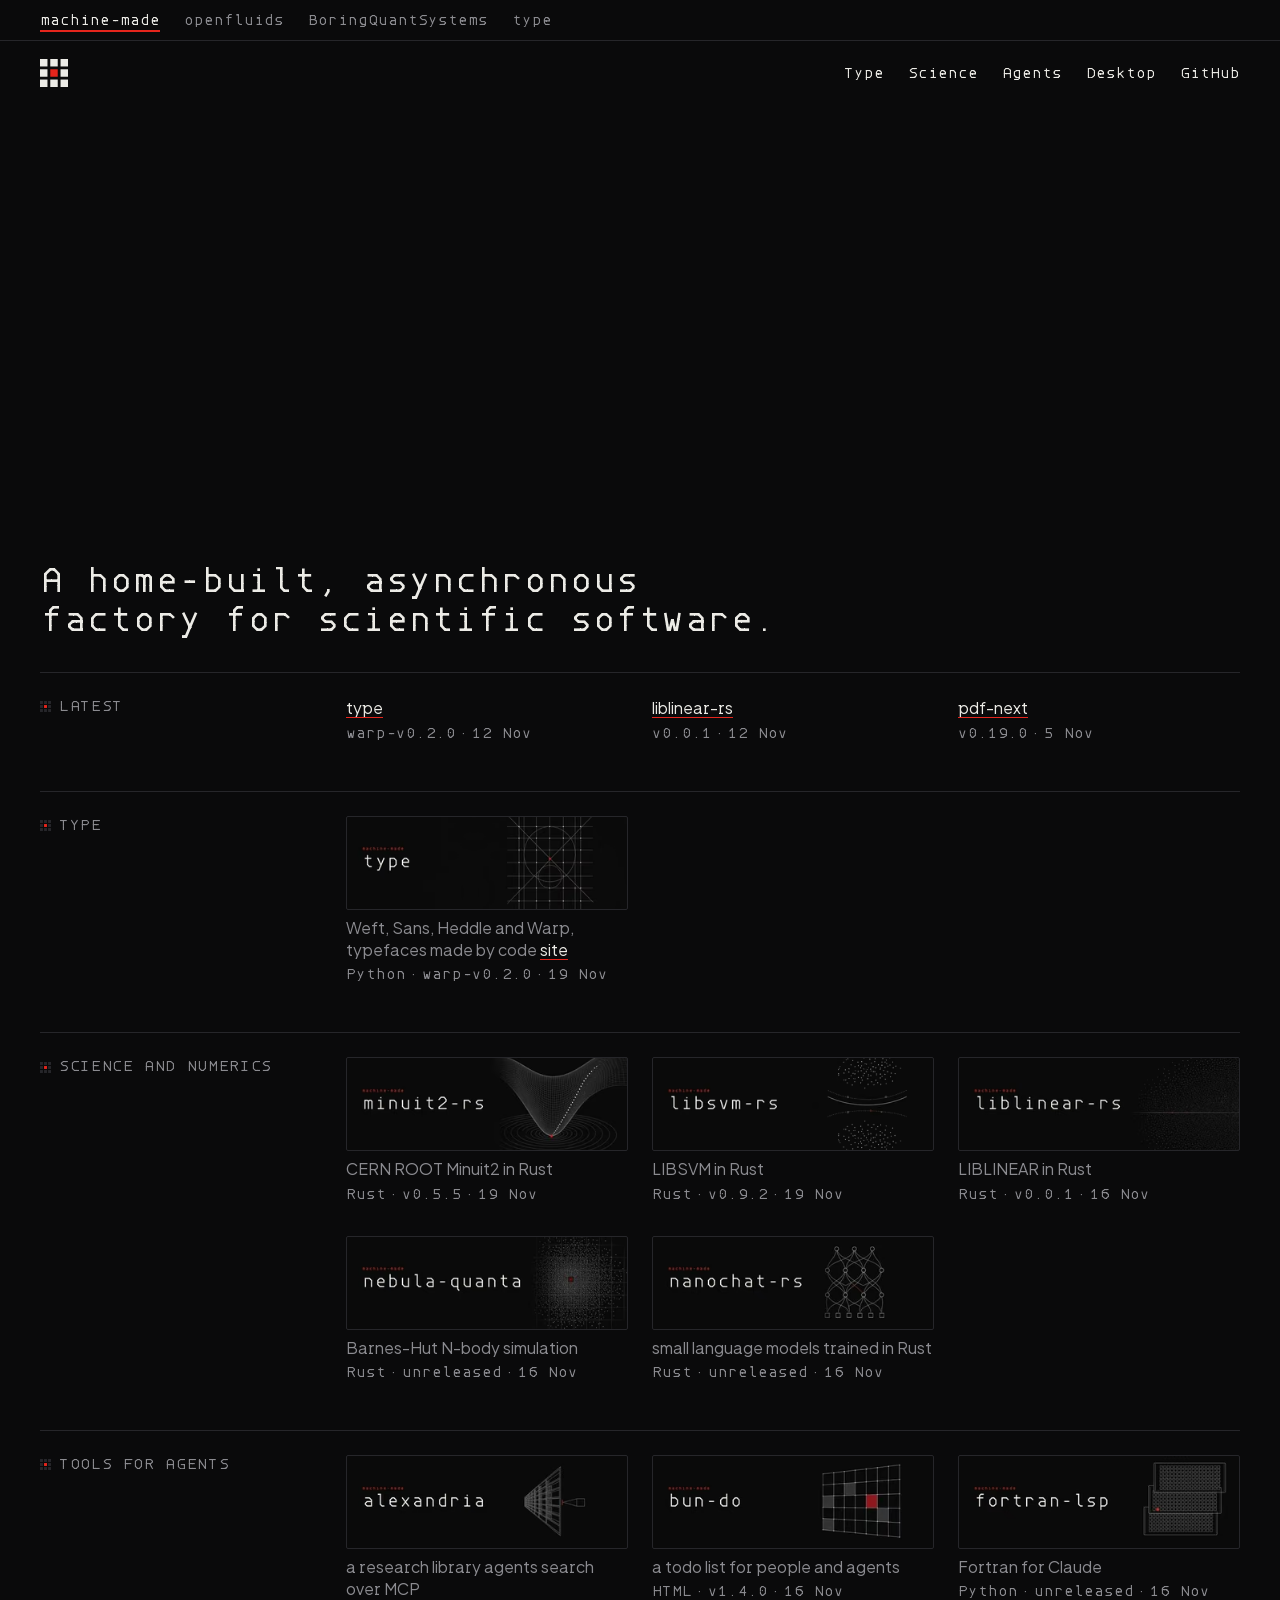
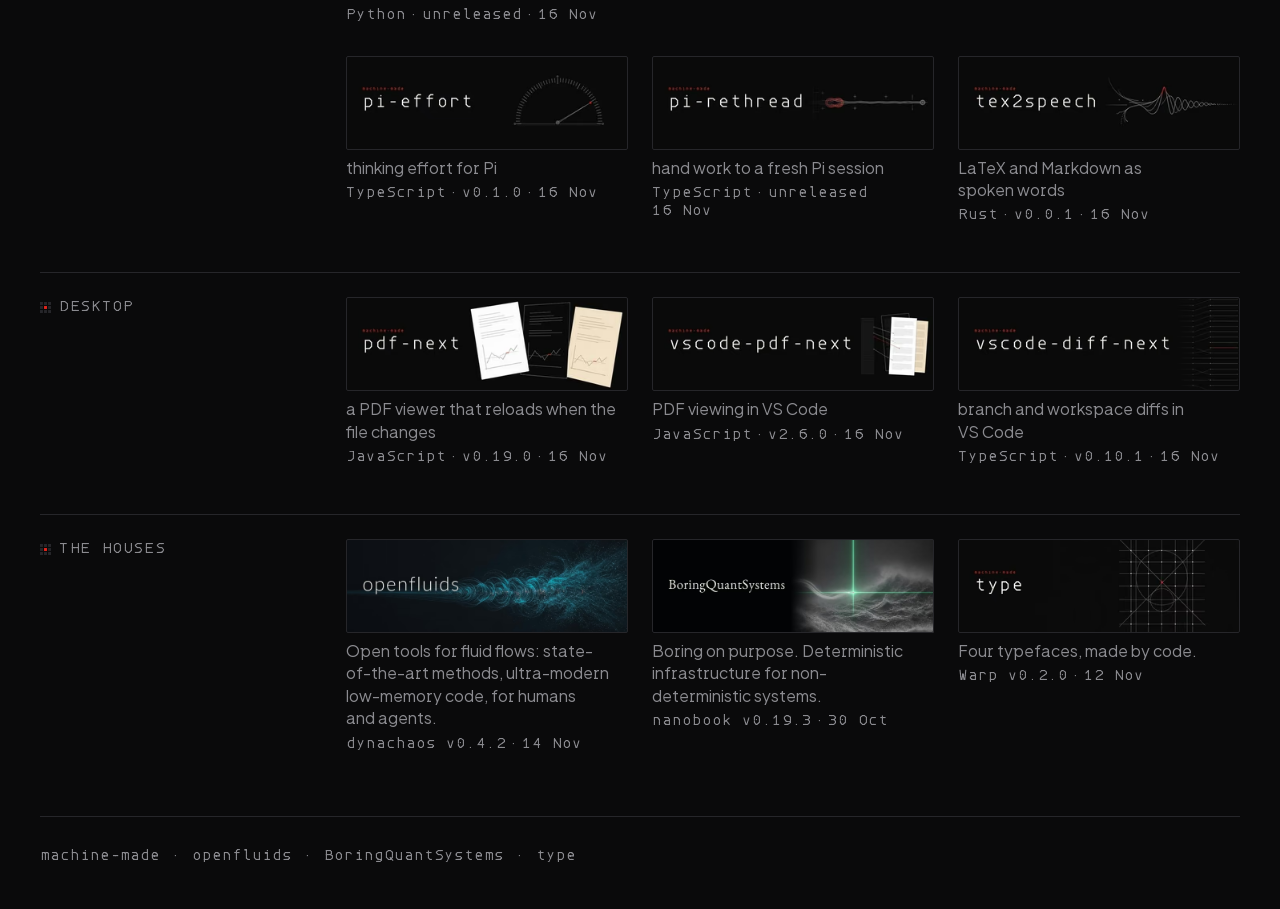
<file: docs/index.html>
<!doctype html>
<html lang="en"><head><meta charset="utf-8"><meta name="viewport" content="width=device-width, initial-scale=1, viewport-fit=cover"><title>machine-made</title><meta name="description" content="A home-built, asynchronous factory for scientific software."><meta name="color-scheme" content="dark"><meta name="theme-color" content="#0a0a0b"><link rel="icon" href="mark.svg" type="image/svg+xml"><link rel="apple-touch-icon" href="img/touch.png"><meta property="og:type" content="website"><meta property="og:title" content="machine-made"><meta property="og:description" content="A home-built, asynchronous factory for scientific software."><meta property="og:url" content="https://machine-made.github.io/"><meta property="og:image" content="https://machine-made.github.io/og.jpg"><meta property="og:image:width" content="1200"><meta property="og:image:height" content="630"><meta property="og:image:alt" content="machine-made"><meta name="twitter:card" content="summary_large_image"><link rel="preload" href="fonts/weft.woff2" as="font" type="font/woff2" crossorigin><link rel="preload" as="image" type="image/avif" fetchpriority="high" imagesizes="(min-width: 1264px) 1200px, calc(100vw - 32px)" imagesrcset="img/banner-machine-made-704.avif 704w, img/banner-machine-made-1408.avif 1408w"><style>@font-face{font-family:"mm Weft";src:url(fonts/weft.woff2) format("woff2");font-weight:100 900;font-style:normal;font-display:swap}@font-face{font-family:"mm Sans";src:url(fonts/sans.woff2) format("woff2");font-weight:200 800;font-style:normal;font-display:swap}
:root{--ground:#0a0a0b;--surface:#141416;--line:#26262a;--text:#ecebe6;--muted:#8b8b90;--accent:#e5251c}</style><style>:root {
  --step--1: 0.8rem;
  --step-0: 1rem;
  --step-1: 1.25rem;
  --step-2: 1.5625rem;
  --step-3: 1.953rem;
  --step-4: 2.441rem;
  --step-5: 3.052rem;
  --t-line: clamp(1.5625rem, 1.391rem + 0.702vw, 1.953rem);
  --t-display: clamp(1.953rem, 1.472rem + 1.975vw, 3.052rem);
  --sp-1: 4px; --sp-2: 8px; --sp-3: 12px; --sp-4: 16px; --sp-5: 24px; --sp-6: 32px; --sp-7: 48px; --sp-8: 64px; --sp-9: 96px;
  --side: var(--sp-4);
  --gutter: var(--sp-5);
  --max: 1200px;
  --bar1: 40px;
  --bar2: 64px;
  --b1h: 41px;
  --f-weft: "mm Weft", ui-monospace, monospace;
  --f-sans: "mm Sans", system-ui, sans-serif;
  --f-heddle: "mm Heddle", "mm Sans", system-ui, sans-serif;
  --f-warp: "mm Warp", serif;
  --ease: cubic-bezier(0.2, 0, 0, 1);
}
@media (min-width: 720px) { :root { --side: var(--sp-5); } }
@media (min-width: 1100px) { :root { --side: var(--sp-6); } }
*, *::before, *::after { box-sizing: border-box; }
html { color-scheme: dark; background: var(--ground); -webkit-text-size-adjust: 100%; text-size-adjust: 100%; -webkit-font-smoothing: antialiased; -moz-osx-font-smoothing: grayscale; scroll-padding-block-start: calc(var(--bar2) + var(--sp-4)); }
body { margin: 0; min-height: 100dvh; background: var(--ground); color: var(--text); font: 400 var(--step-0)/1.5 var(--f-sans); }
h1, h2, h3, p, ul, ol, figure { margin: 0; }
ul, ol { padding: 0; list-style: none; }
img { display: block; max-width: 100%; height: auto; }
a { color: inherit; text-decoration: none; }
:focus-visible { outline: 2px solid var(--accent); outline-offset: 3px; border-radius: 2px; }
.wrap { width: 100%; max-width: calc(var(--max) + 2 * var(--side)); margin-inline: auto; padding-left: max(var(--side), env(safe-area-inset-left)); padding-right: max(var(--side), env(safe-area-inset-right)); }
.vh { position: absolute; width: 1px; height: 1px; overflow: hidden; clip-path: inset(50%); white-space: nowrap; }
.skip { position: absolute; top: calc(-1 * var(--sp-8)); left: var(--sp-4); z-index: 10; padding: var(--sp-2) var(--sp-4); background: var(--text); color: var(--ground); font: 400 var(--step--1)/1 var(--f-weft); }
.skip:focus { top: var(--sp-2); }
.n { font-family: var(--f-weft); font-variant-numeric: tabular-nums; font-feature-settings: "ss01" 1; }
.b1 { border-bottom: 1px solid var(--line); }
.b1 ul { display: flex; align-items: center; gap: var(--sp-5); height: var(--bar1); font: 400 var(--step--1)/1 var(--f-weft); white-space: nowrap; overflow-x: auto; scrollbar-width: none; }
.b1 ul::-webkit-scrollbar { display: none; }
.b1 li { flex: none; height: 100%; }
.b1 a, .b1 span { display: inline-flex; align-items: center; height: 100%; color: var(--muted); }
@media (hover: hover) { .b1 a:hover { color: var(--text); } }
.b1 [aria-current] { color: var(--text); text-decoration: underline 2px var(--accent); text-underline-offset: 6px; }
.b2 { position: sticky; top: 0; z-index: 5; background: var(--ground); border-bottom: 1px solid transparent; }
@media (prefers-reduced-motion: no-preference) {
  @supports (animation-timeline: scroll()) {
    .b2 { animation: b2-line linear both; animation-timeline: scroll(root); animation-range: var(--b1h) calc(var(--b1h) + 1px); }
    @keyframes b2-line { to { border-bottom-color: var(--line); } }
  }
}
.b2 .wrap { display: flex; align-items: center; justify-content: space-between; gap: var(--sp-5); height: var(--bar2); }
.logo { display: inline-flex; align-items: center; gap: var(--sp-3); flex: none; color: var(--text); }
.logo img, .logo svg { width: 28px; height: 28px; border-radius: 4px; }
.logo svg { fill: currentColor; border-radius: 0; }
.logo .r { fill: var(--accent); }
.wm { font: 650 var(--step-2)/1 var(--f-heddle); letter-spacing: -0.01em; font-stretch: 100%; }
.secs { display: flex; align-items: center; gap: var(--sp-5); min-width: 0; font: 400 var(--step--1)/1 var(--f-weft); white-space: nowrap; overflow-x: auto; scrollbar-width: none; }
.secs::-webkit-scrollbar { display: none; }
.secs a { display: inline-flex; align-items: center; height: 44px; position: relative; flex: none; }
@media (hover: hover) { .secs a:hover { color: var(--muted); } }
.secs [aria-current]::after { content: ""; position: absolute; left: 0; right: 0; bottom: var(--sp-2); height: 2px; background: var(--accent); }
@media (max-width: 719px) {
  .b1 ul { flex-wrap: wrap; height: auto; column-gap: var(--sp-4); row-gap: 0; padding-block: var(--sp-1); overflow: visible; }
  .b1 li { height: 44px; }
  :root { --b1h: 97px; }
  .logo { min-height: 44px; }
  .secs { -webkit-mask-image: linear-gradient(90deg, #000 calc(100% - var(--sp-6)), transparent); mask-image: linear-gradient(90deg, #000 calc(100% - var(--sp-6)), transparent); padding-right: var(--sp-6); }
  .b2 .wrap { justify-content: flex-start; gap: var(--sp-4); }
  .secs { gap: var(--sp-4); }
}
.banner { margin-top: var(--sp-5); }
.banner img { width: 100%; aspect-ratio: 1408 / 469; object-fit: cover; -webkit-mask-image: linear-gradient(transparent, #000 10%, #000 90%, transparent); mask-image: linear-gradient(transparent, #000 10%, #000 90%, transparent); }
@media (max-width: 719px) { .banner img { aspect-ratio: 1240 / 469; } }
.line { margin-top: var(--sp-6); max-width: 28em; font-weight: 400; font-size: var(--t-line); line-height: 1.25; text-wrap: pretty; hyphens: none; }
@media (min-width: 720px) { .line { text-wrap: balance; } }
.line.weft { font-family: var(--f-weft); }
.line.heddle { font-family: var(--f-heddle); font-weight: 400; letter-spacing: -0.01em; }
.line.warp { font-family: var(--f-warp); letter-spacing: -0.01em; }
.nb { white-space: nowrap; }
.warp { font-variant-numeric: oldstyle-nums proportional-nums; }
.warp .sc { font-variant-caps: all-small-caps; letter-spacing: 0.04em; }
.fit1 { white-space: nowrap; }
@media (max-width: 519px) { .heddle.fit1, .wm { font-stretch: 80%; } }
.row { display: grid; grid-template-columns: repeat(12, minmax(0, 1fr)); column-gap: var(--gutter); margin-top: var(--sp-7); padding-top: var(--sp-5); border-top: 1px solid var(--line); }
.row.tight { margin-top: var(--sp-6); }
.row > * { grid-column: 4 / 13; min-width: 0; }
.row > .lbl { grid-column: 1 / 4; }
.lbl { display: flex; align-items: center; align-self: start; gap: var(--sp-2); min-height: 20px; font: 400 var(--step--1)/1.4 var(--f-weft); letter-spacing: 0.05em; text-transform: uppercase; color: var(--muted); }
.mk { flex: none; width: 11px; height: 11px; }
.mk .o { fill: var(--line); }
.mk .on { fill: var(--accent); }
@media (max-width: 859px) {
  .row > *, .row > .lbl { grid-column: 1 / -1; }
  .row > .lbl { margin-bottom: var(--sp-4); }
}
.grid { display: grid; grid-template-columns: repeat(3, minmax(0, 1fr)); gap: var(--sp-6) var(--gutter); }
.grid.g2 { grid-template-columns: repeat(2, minmax(0, 1fr)); }
@media (max-width: 999px) { .grid { grid-template-columns: repeat(2, minmax(0, 1fr)); } }
@media (min-width: 520px) { .grid.g3 { grid-template-columns: repeat(3, minmax(0, 1fr)); } }
@media (max-width: 519px) { .grid, .grid.g2 { grid-template-columns: minmax(0, 1fr); gap: var(--sp-5); } }
.plate { display: grid; align-content: start; min-width: 0; }
.pic { display: block; border-radius: 2px; }
.pic img, .tile { width: 100%; aspect-ratio: 3 / 1; object-fit: cover; border-radius: 2px; outline: 1px solid var(--line); outline-offset: -1px; }
.ds { margin-top: var(--sp-2); font: 400 var(--step-0)/1.4 var(--f-sans); color: var(--muted); text-wrap: pretty; }
.facts { margin-top: var(--sp-1); font: 400 var(--step--1)/1.4 var(--f-weft); color: var(--muted); font-variant-numeric: tabular-nums; font-feature-settings: "ss01" 1; font-variation-settings: "FRAG" 0; }
.facts { overflow: hidden; }
.facts > span { display: inline-flex; flex-wrap: wrap; margin-left: calc(-1 * var(--sp-4)); }
.facts > span > span { white-space: nowrap; }
.facts > span > span::before { content: "\00b7"; display: inline-block; width: var(--sp-4); text-align: center; }
a.u, .ds a { color: var(--text); text-decoration: underline 1px var(--accent); text-underline-offset: 0.2em; text-decoration-thickness: from-font; }
.ds a { display: inline-block; padding-block: var(--sp-3); margin-block: calc(-1 * var(--sp-3)); }
@media (hover: hover) {
  .plate:hover .pic img, .plate:hover .tile { filter: brightness(1.02); }
  .plate:hover .facts { font-variation-settings: "FRAG" 40; }
}
.plate:focus-within .facts { font-variation-settings: "FRAG" 40; }
@media (prefers-reduced-motion: no-preference) {
  .pic img, .tile { transition: filter 240ms var(--ease); }
  .facts { transition: font-variation-settings 240ms var(--ease); }
}
@media (prefers-reduced-motion: reduce) { .plate:focus-within .facts { font-variation-settings: "FRAG" 0; } }
@media (hover: hover) and (prefers-reduced-motion: reduce) { .plate:hover .facts { font-variation-settings: "FRAG" 0; } }
.latest { display: grid; grid-template-columns: repeat(3, minmax(0, 1fr)); gap: var(--sp-4) var(--gutter); }
.latest.n4 { grid-template-columns: repeat(4, minmax(0, 1fr)); }
.latest.n1 { grid-template-columns: minmax(0, 1fr); }
.latest.n2 { grid-template-columns: repeat(3, minmax(0, 1fr)); }
.latest.n1 li { grid-template-columns: auto auto; justify-content: start; align-items: baseline; gap: var(--sp-4); }
.latest li { display: grid; gap: var(--sp-1); min-width: 0; }
.latest a { justify-self: start; color: var(--text); text-decoration: underline 1px var(--accent); text-underline-offset: 0.2em; text-decoration-thickness: from-font; }
.latest .facts { margin-top: 0; }
@media (max-width: 859px) { .latest.n4 { grid-template-columns: repeat(2, minmax(0, 1fr)); } }
@media (max-width: 519px) {
  .latest, .latest.n1, .latest.n2, .latest.n4 { grid-template-columns: minmax(0, 1fr); gap: 0; border-top: 1px solid var(--line); }
  .latest li, .latest.n1 li { grid-template-columns: minmax(0, 1fr) auto; align-items: baseline; gap: var(--sp-4); padding-block: var(--sp-3); border-bottom: 1px solid var(--line); }
  .latest a { padding-block: var(--sp-3); margin-block: calc(-1 * var(--sp-3)); }
}
footer { margin-top: var(--sp-8); padding-bottom: max(var(--sp-6), env(safe-area-inset-bottom)); }
footer .fl { padding-top: var(--sp-4); border-top: 1px solid var(--line); overflow: hidden; }
footer ul { display: flex; flex-wrap: wrap; align-items: center; margin-left: calc(-1 * var(--sp-6)); font: 400 var(--step--1)/1 var(--f-weft); color: var(--muted); }
footer li { display: inline-flex; align-items: center; }
footer li::before { content: "\00b7"; width: var(--sp-6); text-align: center; }
footer a { display: inline-flex; align-items: center; min-height: 44px; }
@media (hover: hover) { footer a:hover { color: var(--text); } }
.tester { display: grid; gap: 0; }
.trow { display: grid; grid-template-columns: repeat(12, minmax(0, 1fr)); column-gap: var(--gutter); padding-block: var(--sp-4); border-bottom: 1px solid var(--line); }
.trow:first-child { padding-top: 0; }
.tmeta { grid-column: 1 / 4; display: grid; align-content: start; gap: var(--sp-2); font: 400 var(--step--1)/1.4 var(--f-weft); color: var(--muted); }
.tmeta b { font-weight: 400; color: var(--text); }
.tline { grid-column: 4 / 13; min-width: 0; font-size: var(--t-display); line-height: 1.1; overflow-wrap: break-word; outline-offset: var(--sp-1); caret-color: var(--text); }
.tline.weft { font-family: var(--f-weft); }
.tline.sans { font-family: var(--f-sans); letter-spacing: -0.01em; }
.tline.heddle { font-family: var(--f-heddle); letter-spacing: -0.01em; }
.tline.warp { font-family: var(--f-warp); }
.full .tline.weft { font-family: "mm Weft Full", var(--f-weft); }
.full .tline.sans { font-family: "mm Sans Full", var(--f-sans); }
.full .tline.heddle { font-family: "mm Heddle Full", var(--f-heddle); }
.full .tline.warp { font-family: "mm Warp Full", var(--f-warp); }
.tin { display: none; width: 100%; padding: var(--sp-3) var(--sp-4); border: 1px solid var(--line); border-radius: 2px; background: var(--surface); color: var(--text); font: 400 var(--step-0)/1.5 var(--f-sans); }
.tin::placeholder { color: var(--muted); }
.js .tin { display: block; }
.tester { grid-column: 1 / 13; margin-top: var(--sp-5); }
.ctl { display: none; grid-template-columns: minmax(0, 1fr) 3.5em; align-items: center; gap: var(--sp-2); }
.js .ctl { display: grid; }
.ctl span { grid-column: 1 / -1; }
.ctl input { width: 100%; margin: 0; accent-color: var(--text); }
.ctl output { text-align: end; color: var(--text); }
@media (max-width: 859px) {
  .tmeta, .tline { grid-column: 1 / -1; }
  .tmeta { grid-template-columns: repeat(auto-fill, minmax(140px, 1fr)); margin-bottom: var(--sp-3); }
  .tmeta b { grid-column: 1 / -1; }
}
.tile { display: grid; align-items: center; justify-items: start; padding-inline: var(--sp-5); background: var(--surface); color: var(--text); overflow: hidden; white-space: nowrap; font-size: var(--step-4); line-height: 1; }
.tile.weft { font-family: var(--f-weft); font-feature-settings: "ss01" 1; }
.tile.sans { font-family: var(--f-sans); font-weight: 500; letter-spacing: -0.02em; }
.tile.heddle { font-family: var(--f-heddle); font-weight: 700; }
.tile.warp { font-family: var(--f-warp); }
@media (max-width: 389px) { .tile { font-size: var(--step-3); } .heddle.fit1 { font-stretch: 70%; } }
.table { border-top: 1px solid var(--line); }
.table li { display: grid; grid-template-columns: 120px minmax(0, 1fr); gap: var(--sp-4); padding-block: var(--sp-3); border-bottom: 1px solid var(--line); }
.table .k { font: 400 var(--step--1)/1.9 var(--f-weft); color: var(--muted); }
.table p { max-width: 66ch; }
.more { margin-top: var(--sp-5); }
@media (max-width: 519px) { .table li { grid-template-columns: minmax(0, 1fr); gap: 0; } }
.nf { min-height: 50dvh; }
.nf p + p { margin-top: var(--sp-4); }
</style></head>
<body><a class="skip" href="#main">Skip to content</a><nav class="b1" aria-label="Sites"><ul class="wrap"><li><span aria-current="page">machine-made</span></li><li><a href="https://openfluids.github.io/">openfluids</a></li><li><a href="https://boringquantsystems.github.io/">BoringQuantSystems</a></li><li><a href="https://machine-made.github.io/type/">type</a></li></ul></nav><header class="b2"><div class="wrap"><a class="logo" href="./" aria-label="machine-made home"><svg viewBox="0 0 30 30" aria-hidden="true" focusable="false"><rect x="0" y="0" width="8" height="8"/><rect x="11" y="0" width="8" height="8"/><rect x="22" y="0" width="8" height="8"/><rect x="0" y="11" width="8" height="8"/><rect class="r" x="11" y="11" width="8" height="8"/><rect x="22" y="11" width="8" height="8"/><rect x="0" y="22" width="8" height="8"/><rect x="11" y="22" width="8" height="8"/><rect x="22" y="22" width="8" height="8"/></svg></a><nav class="secs" aria-label="Sections"><a href="#g-type">Type</a><a href="#g-science-and-numerics">Science</a><a href="#g-tools-for-agents">Agents</a><a href="#g-desktop">Desktop</a><a href="https://github.com/machine-made">GitHub</a></nav></div></header><main id="main" class="wrap"><h1 class="banner"><picture><source type="image/avif" srcset="img/banner-machine-made-704.avif 704w, img/banner-machine-made-1408.avif 1408w" sizes="(min-width: 1264px) 1200px, calc(100vw - 32px)"><img src="img/banner-machine-made-1408.jpg" srcset="img/banner-machine-made-704.jpg 704w, img/banner-machine-made-1408.jpg 1408w" sizes="(min-width: 1264px) 1200px, calc(100vw - 32px)" width="1408" height="469" alt="machine-made" decoding="async" fetchpriority="high"></picture></h1><p class="line weft">A <span class="nb">home-built</span>, asynchronous factory for scientific software.</p><section class="row tight" aria-labelledby="g-latest"><h2 class="lbl" id="g-latest"><svg class="mk" viewBox="0 0 30 30" aria-hidden="true" focusable="false"><rect class="o" x="0" y="0" width="8" height="8"/><rect class="o" x="11" y="0" width="8" height="8"/><rect class="o" x="22" y="0" width="8" height="8"/><rect class="o" x="0" y="11" width="8" height="8"/><rect class="on" x="11" y="11" width="8" height="8"/><rect class="o" x="22" y="11" width="8" height="8"/><rect class="o" x="0" y="22" width="8" height="8"/><rect class="o" x="11" y="22" width="8" height="8"/><rect class="o" x="22" y="22" width="8" height="8"/></svg><span>Latest</span></h2><ol class="latest n3"><li><a href="https://github.com/machine-made/type/releases/tag/warp-v0.2.0">type</a><p class="facts"><span><span>warp-v0.2.0</span><span><time datetime="2026-11-12">12 Nov</time></span></span></p></li><li><a href="https://github.com/machine-made/liblinear-rs/releases/tag/v0.0.1">liblinear-rs</a><p class="facts"><span><span>v0.0.1</span><span><time datetime="2026-11-12">12 Nov</time></span></span></p></li><li><a href="https://github.com/machine-made/pdf-next/releases/tag/v0.19.0">pdf-next</a><p class="facts"><span><span>v0.19.0</span><span><time datetime="2026-11-05">5 Nov</time></span></span></p></li></ol></section><section class="row" aria-labelledby="g-type"><h2 class="lbl" id="g-type"><svg class="mk" viewBox="0 0 30 30" aria-hidden="true" focusable="false"><rect class="o" x="0" y="0" width="8" height="8"/><rect class="o" x="11" y="0" width="8" height="8"/><rect class="o" x="22" y="0" width="8" height="8"/><rect class="o" x="0" y="11" width="8" height="8"/><rect class="on" x="11" y="11" width="8" height="8"/><rect class="o" x="22" y="11" width="8" height="8"/><rect class="o" x="0" y="22" width="8" height="8"/><rect class="o" x="11" y="22" width="8" height="8"/><rect class="o" x="22" y="22" width="8" height="8"/></svg><span>Type</span></h2><ul class="grid"><li class="plate"><a class="pic" href="https://github.com/machine-made/type" aria-label="type"><picture><source type="image/avif" srcset="img/type-352.avif 352w, img/type-704.avif 704w" sizes="(min-width: 1264px) 282px, (min-width: 1000px) 22vw, (min-width: 520px) 46vw, calc(100vw - 32px)"><img src="img/type-704.jpg" srcset="img/type-352.jpg 352w, img/type-704.jpg 704w" sizes="(min-width: 1264px) 282px, (min-width: 1000px) 22vw, (min-width: 520px) 46vw, calc(100vw - 32px)" width="704" height="235" alt="" loading="lazy" decoding="async"></picture></a><p class="ds">Weft, Sans, Heddle and Warp, typefaces made by code <a href="https://machine-made.github.io/type/" aria-label="type site">site</a></p><p class="facts"><span><span>Python</span><span>warp-v0.2.0</span><span><time datetime="2026-11-19">19 Nov</time></span></span></p></li></ul></section><section class="row" aria-labelledby="g-science-and-numerics"><h2 class="lbl" id="g-science-and-numerics"><svg class="mk" viewBox="0 0 30 30" aria-hidden="true" focusable="false"><rect class="o" x="0" y="0" width="8" height="8"/><rect class="o" x="11" y="0" width="8" height="8"/><rect class="o" x="22" y="0" width="8" height="8"/><rect class="o" x="0" y="11" width="8" height="8"/><rect class="on" x="11" y="11" width="8" height="8"/><rect class="o" x="22" y="11" width="8" height="8"/><rect class="o" x="0" y="22" width="8" height="8"/><rect class="o" x="11" y="22" width="8" height="8"/><rect class="o" x="22" y="22" width="8" height="8"/></svg><span>Science and numerics</span></h2><ul class="grid"><li class="plate"><a class="pic" href="https://github.com/machine-made/minuit2-rs" aria-label="minuit2-rs"><picture><source type="image/avif" srcset="img/minuit2-rs-352.avif 352w, img/minuit2-rs-704.avif 704w" sizes="(min-width: 1264px) 282px, (min-width: 1000px) 22vw, (min-width: 520px) 46vw, calc(100vw - 32px)"><img src="img/minuit2-rs-704.jpg" srcset="img/minuit2-rs-352.jpg 352w, img/minuit2-rs-704.jpg 704w" sizes="(min-width: 1264px) 282px, (min-width: 1000px) 22vw, (min-width: 520px) 46vw, calc(100vw - 32px)" width="704" height="235" alt="" loading="lazy" decoding="async"></picture></a><p class="ds">CERN ROOT Minuit2 in Rust</p><p class="facts"><span><span>Rust</span><span>v0.5.5</span><span><time datetime="2026-11-19">19 Nov</time></span></span></p></li><li class="plate"><a class="pic" href="https://github.com/machine-made/libsvm-rs" aria-label="libsvm-rs"><picture><source type="image/avif" srcset="img/libsvm-rs-352.avif 352w, img/libsvm-rs-704.avif 704w" sizes="(min-width: 1264px) 282px, (min-width: 1000px) 22vw, (min-width: 520px) 46vw, calc(100vw - 32px)"><img src="img/libsvm-rs-704.jpg" srcset="img/libsvm-rs-352.jpg 352w, img/libsvm-rs-704.jpg 704w" sizes="(min-width: 1264px) 282px, (min-width: 1000px) 22vw, (min-width: 520px) 46vw, calc(100vw - 32px)" width="704" height="235" alt="" loading="lazy" decoding="async"></picture></a><p class="ds">LIBSVM in Rust</p><p class="facts"><span><span>Rust</span><span>v0.9.2</span><span><time datetime="2026-11-19">19 Nov</time></span></span></p></li><li class="plate"><a class="pic" href="https://github.com/machine-made/liblinear-rs" aria-label="liblinear-rs"><picture><source type="image/avif" srcset="img/liblinear-rs-352.avif 352w, img/liblinear-rs-704.avif 704w" sizes="(min-width: 1264px) 282px, (min-width: 1000px) 22vw, (min-width: 520px) 46vw, calc(100vw - 32px)"><img src="img/liblinear-rs-704.jpg" srcset="img/liblinear-rs-352.jpg 352w, img/liblinear-rs-704.jpg 704w" sizes="(min-width: 1264px) 282px, (min-width: 1000px) 22vw, (min-width: 520px) 46vw, calc(100vw - 32px)" width="704" height="235" alt="" loading="lazy" decoding="async"></picture></a><p class="ds">LIBLINEAR in Rust</p><p class="facts"><span><span>Rust</span><span>v0.0.1</span><span><time datetime="2026-11-16">16 Nov</time></span></span></p></li><li class="plate"><a class="pic" href="https://github.com/machine-made/nebula-quanta" aria-label="nebula-quanta"><picture><source type="image/avif" srcset="img/nebula-quanta-352.avif 352w, img/nebula-quanta-704.avif 704w" sizes="(min-width: 1264px) 282px, (min-width: 1000px) 22vw, (min-width: 520px) 46vw, calc(100vw - 32px)"><img src="img/nebula-quanta-704.jpg" srcset="img/nebula-quanta-352.jpg 352w, img/nebula-quanta-704.jpg 704w" sizes="(min-width: 1264px) 282px, (min-width: 1000px) 22vw, (min-width: 520px) 46vw, calc(100vw - 32px)" width="704" height="235" alt="" loading="lazy" decoding="async"></picture></a><p class="ds">Barnes-Hut N-body simulation</p><p class="facts"><span><span>Rust</span><span>unreleased</span><span><time datetime="2026-11-16">16 Nov</time></span></span></p></li><li class="plate"><a class="pic" href="https://github.com/machine-made/nanochat-rs" aria-label="nanochat-rs"><picture><source type="image/avif" srcset="img/nanochat-rs-352.avif 352w, img/nanochat-rs-704.avif 704w" sizes="(min-width: 1264px) 282px, (min-width: 1000px) 22vw, (min-width: 520px) 46vw, calc(100vw - 32px)"><img src="img/nanochat-rs-704.jpg" srcset="img/nanochat-rs-352.jpg 352w, img/nanochat-rs-704.jpg 704w" sizes="(min-width: 1264px) 282px, (min-width: 1000px) 22vw, (min-width: 520px) 46vw, calc(100vw - 32px)" width="704" height="235" alt="" loading="lazy" decoding="async"></picture></a><p class="ds">small language models trained in Rust</p><p class="facts"><span><span>Rust</span><span>unreleased</span><span><time datetime="2026-11-16">16 Nov</time></span></span></p></li></ul></section><section class="row" aria-labelledby="g-tools-for-agents"><h2 class="lbl" id="g-tools-for-agents"><svg class="mk" viewBox="0 0 30 30" aria-hidden="true" focusable="false"><rect class="o" x="0" y="0" width="8" height="8"/><rect class="o" x="11" y="0" width="8" height="8"/><rect class="o" x="22" y="0" width="8" height="8"/><rect class="o" x="0" y="11" width="8" height="8"/><rect class="on" x="11" y="11" width="8" height="8"/><rect class="o" x="22" y="11" width="8" height="8"/><rect class="o" x="0" y="22" width="8" height="8"/><rect class="o" x="11" y="22" width="8" height="8"/><rect class="o" x="22" y="22" width="8" height="8"/></svg><span>Tools for agents</span></h2><ul class="grid"><li class="plate"><a class="pic" href="https://github.com/machine-made/alexandria" aria-label="alexandria"><picture><source type="image/avif" srcset="img/alexandria-352.avif 352w, img/alexandria-704.avif 704w" sizes="(min-width: 1264px) 282px, (min-width: 1000px) 22vw, (min-width: 520px) 46vw, calc(100vw - 32px)"><img src="img/alexandria-704.jpg" srcset="img/alexandria-352.jpg 352w, img/alexandria-704.jpg 704w" sizes="(min-width: 1264px) 282px, (min-width: 1000px) 22vw, (min-width: 520px) 46vw, calc(100vw - 32px)" width="704" height="235" alt="" loading="lazy" decoding="async"></picture></a><p class="ds">a research library agents search over MCP</p><p class="facts"><span><span>Python</span><span>unreleased</span><span><time datetime="2026-11-16">16 Nov</time></span></span></p></li><li class="plate"><a class="pic" href="https://github.com/machine-made/bun-do" aria-label="bun-do"><picture><source type="image/avif" srcset="img/bun-do-352.avif 352w, img/bun-do-704.avif 704w" sizes="(min-width: 1264px) 282px, (min-width: 1000px) 22vw, (min-width: 520px) 46vw, calc(100vw - 32px)"><img src="img/bun-do-704.jpg" srcset="img/bun-do-352.jpg 352w, img/bun-do-704.jpg 704w" sizes="(min-width: 1264px) 282px, (min-width: 1000px) 22vw, (min-width: 520px) 46vw, calc(100vw - 32px)" width="704" height="235" alt="" loading="lazy" decoding="async"></picture></a><p class="ds">a todo list for people and agents</p><p class="facts"><span><span>HTML</span><span>v1.4.0</span><span><time datetime="2026-11-16">16 Nov</time></span></span></p></li><li class="plate"><a class="pic" href="https://github.com/machine-made/fortran-lsp" aria-label="fortran-lsp"><picture><source type="image/avif" srcset="img/fortran-lsp-352.avif 352w, img/fortran-lsp-704.avif 704w" sizes="(min-width: 1264px) 282px, (min-width: 1000px) 22vw, (min-width: 520px) 46vw, calc(100vw - 32px)"><img src="img/fortran-lsp-704.jpg" srcset="img/fortran-lsp-352.jpg 352w, img/fortran-lsp-704.jpg 704w" sizes="(min-width: 1264px) 282px, (min-width: 1000px) 22vw, (min-width: 520px) 46vw, calc(100vw - 32px)" width="704" height="235" alt="" loading="lazy" decoding="async"></picture></a><p class="ds">Fortran for Claude</p><p class="facts"><span><span>Python</span><span>unreleased</span><span><time datetime="2026-11-16">16 Nov</time></span></span></p></li><li class="plate"><a class="pic" href="https://github.com/machine-made/pi-effort" aria-label="pi-effort"><picture><source type="image/avif" srcset="img/pi-effort-352.avif 352w, img/pi-effort-704.avif 704w" sizes="(min-width: 1264px) 282px, (min-width: 1000px) 22vw, (min-width: 520px) 46vw, calc(100vw - 32px)"><img src="img/pi-effort-704.jpg" srcset="img/pi-effort-352.jpg 352w, img/pi-effort-704.jpg 704w" sizes="(min-width: 1264px) 282px, (min-width: 1000px) 22vw, (min-width: 520px) 46vw, calc(100vw - 32px)" width="704" height="235" alt="" loading="lazy" decoding="async"></picture></a><p class="ds">thinking effort for Pi</p><p class="facts"><span><span>TypeScript</span><span>v0.1.0</span><span><time datetime="2026-11-16">16 Nov</time></span></span></p></li><li class="plate"><a class="pic" href="https://github.com/machine-made/pi-rethread" aria-label="pi-rethread"><picture><source type="image/avif" srcset="img/pi-rethread-352.avif 352w, img/pi-rethread-704.avif 704w" sizes="(min-width: 1264px) 282px, (min-width: 1000px) 22vw, (min-width: 520px) 46vw, calc(100vw - 32px)"><img src="img/pi-rethread-704.jpg" srcset="img/pi-rethread-352.jpg 352w, img/pi-rethread-704.jpg 704w" sizes="(min-width: 1264px) 282px, (min-width: 1000px) 22vw, (min-width: 520px) 46vw, calc(100vw - 32px)" width="704" height="235" alt="" loading="lazy" decoding="async"></picture></a><p class="ds">hand work to a fresh Pi session</p><p class="facts"><span><span>TypeScript</span><span>unreleased</span><span><time datetime="2026-11-16">16 Nov</time></span></span></p></li><li class="plate"><a class="pic" href="https://github.com/machine-made/tex2speech" aria-label="tex2speech"><picture><source type="image/avif" srcset="img/tex2speech-352.avif 352w, img/tex2speech-704.avif 704w" sizes="(min-width: 1264px) 282px, (min-width: 1000px) 22vw, (min-width: 520px) 46vw, calc(100vw - 32px)"><img src="img/tex2speech-704.jpg" srcset="img/tex2speech-352.jpg 352w, img/tex2speech-704.jpg 704w" sizes="(min-width: 1264px) 282px, (min-width: 1000px) 22vw, (min-width: 520px) 46vw, calc(100vw - 32px)" width="704" height="235" alt="" loading="lazy" decoding="async"></picture></a><p class="ds">LaTeX and Markdown as spoken words</p><p class="facts"><span><span>Rust</span><span>v0.0.1</span><span><time datetime="2026-11-16">16 Nov</time></span></span></p></li></ul></section><section class="row" aria-labelledby="g-desktop"><h2 class="lbl" id="g-desktop"><svg class="mk" viewBox="0 0 30 30" aria-hidden="true" focusable="false"><rect class="o" x="0" y="0" width="8" height="8"/><rect class="o" x="11" y="0" width="8" height="8"/><rect class="o" x="22" y="0" width="8" height="8"/><rect class="o" x="0" y="11" width="8" height="8"/><rect class="on" x="11" y="11" width="8" height="8"/><rect class="o" x="22" y="11" width="8" height="8"/><rect class="o" x="0" y="22" width="8" height="8"/><rect class="o" x="11" y="22" width="8" height="8"/><rect class="o" x="22" y="22" width="8" height="8"/></svg><span>Desktop</span></h2><ul class="grid"><li class="plate"><a class="pic" href="https://github.com/machine-made/pdf-next" aria-label="pdf-next"><picture><source type="image/avif" srcset="img/pdf-next-352.avif 352w, img/pdf-next-704.avif 704w" sizes="(min-width: 1264px) 282px, (min-width: 1000px) 22vw, (min-width: 520px) 46vw, calc(100vw - 32px)"><img src="img/pdf-next-704.jpg" srcset="img/pdf-next-352.jpg 352w, img/pdf-next-704.jpg 704w" sizes="(min-width: 1264px) 282px, (min-width: 1000px) 22vw, (min-width: 520px) 46vw, calc(100vw - 32px)" width="704" height="235" alt="" loading="lazy" decoding="async"></picture></a><p class="ds">a PDF viewer that reloads when the file changes</p><p class="facts"><span><span>JavaScript</span><span>v0.19.0</span><span><time datetime="2026-11-16">16 Nov</time></span></span></p></li><li class="plate"><a class="pic" href="https://github.com/machine-made/vscode-pdf-next" aria-label="vscode-pdf-next"><picture><source type="image/avif" srcset="img/vscode-pdf-next-352.avif 352w, img/vscode-pdf-next-704.avif 704w" sizes="(min-width: 1264px) 282px, (min-width: 1000px) 22vw, (min-width: 520px) 46vw, calc(100vw - 32px)"><img src="img/vscode-pdf-next-704.jpg" srcset="img/vscode-pdf-next-352.jpg 352w, img/vscode-pdf-next-704.jpg 704w" sizes="(min-width: 1264px) 282px, (min-width: 1000px) 22vw, (min-width: 520px) 46vw, calc(100vw - 32px)" width="704" height="235" alt="" loading="lazy" decoding="async"></picture></a><p class="ds">PDF viewing in VS Code</p><p class="facts"><span><span>JavaScript</span><span>v2.6.0</span><span><time datetime="2026-11-16">16 Nov</time></span></span></p></li><li class="plate"><a class="pic" href="https://github.com/machine-made/vscode-diff-next" aria-label="vscode-diff-next"><picture><source type="image/avif" srcset="img/vscode-diff-next-352.avif 352w, img/vscode-diff-next-704.avif 704w" sizes="(min-width: 1264px) 282px, (min-width: 1000px) 22vw, (min-width: 520px) 46vw, calc(100vw - 32px)"><img src="img/vscode-diff-next-704.jpg" srcset="img/vscode-diff-next-352.jpg 352w, img/vscode-diff-next-704.jpg 704w" sizes="(min-width: 1264px) 282px, (min-width: 1000px) 22vw, (min-width: 520px) 46vw, calc(100vw - 32px)" width="704" height="235" alt="" loading="lazy" decoding="async"></picture></a><p class="ds">branch and workspace diffs in VS Code</p><p class="facts"><span><span>TypeScript</span><span>v0.10.1</span><span><time datetime="2026-11-16">16 Nov</time></span></span></p></li></ul></section><section class="row" aria-labelledby="g-houses"><h2 class="lbl" id="g-houses"><svg class="mk" viewBox="0 0 30 30" aria-hidden="true" focusable="false"><rect class="o" x="0" y="0" width="8" height="8"/><rect class="o" x="11" y="0" width="8" height="8"/><rect class="o" x="22" y="0" width="8" height="8"/><rect class="o" x="0" y="11" width="8" height="8"/><rect class="on" x="11" y="11" width="8" height="8"/><rect class="o" x="22" y="11" width="8" height="8"/><rect class="o" x="0" y="22" width="8" height="8"/><rect class="o" x="11" y="22" width="8" height="8"/><rect class="o" x="22" y="22" width="8" height="8"/></svg><span>The houses</span></h2><ul class="grid g3"><li class="plate"><a class="pic" href="https://openfluids.github.io/" aria-label="openfluids"><picture><source type="image/avif" srcset="img/banner-openfluids-704.avif 704w, img/banner-openfluids-1408.avif 1408w" sizes="(min-width: 1264px) 282px, (min-width: 1000px) 22vw, (min-width: 520px) 46vw, calc(100vw - 32px)"><img src="img/banner-openfluids-1408.jpg" srcset="img/banner-openfluids-704.jpg 704w, img/banner-openfluids-1408.jpg 1408w" sizes="(min-width: 1264px) 282px, (min-width: 1000px) 22vw, (min-width: 520px) 46vw, calc(100vw - 32px)" width="1408" height="469" alt="" loading="lazy" decoding="async"></picture></a><p class="ds">Open tools for fluid flows: state-of-the-art methods, ultra-modern low-memory code, for humans and agents.</p><p class="facts"><span><span>dynachaos v0.4.2</span><span><time datetime="2026-11-14">14 Nov</time></span></span></p></li><li class="plate"><a class="pic" href="https://boringquantsystems.github.io/" aria-label="BoringQuantSystems"><picture><source type="image/avif" srcset="img/banner-boringquantsystems-704.avif 704w, img/banner-boringquantsystems-1408.avif 1408w" sizes="(min-width: 1264px) 282px, (min-width: 1000px) 22vw, (min-width: 520px) 46vw, calc(100vw - 32px)"><img src="img/banner-boringquantsystems-1408.jpg" srcset="img/banner-boringquantsystems-704.jpg 704w, img/banner-boringquantsystems-1408.jpg 1408w" sizes="(min-width: 1264px) 282px, (min-width: 1000px) 22vw, (min-width: 520px) 46vw, calc(100vw - 32px)" width="1408" height="469" alt="" loading="lazy" decoding="async"></picture></a><p class="ds">Boring on purpose. Deterministic infrastructure for non-deterministic systems.</p><p class="facts"><span><span>nanobook v0.19.3</span><span><time datetime="2026-10-30">30 Oct</time></span></span></p></li><li class="plate"><a class="pic" href="https://machine-made.github.io/type/" aria-label="type"><picture><source type="image/avif" srcset="img/type-352.avif 352w, img/type-704.avif 704w" sizes="(min-width: 1264px) 282px, (min-width: 1000px) 22vw, (min-width: 520px) 46vw, calc(100vw - 32px)"><img src="img/type-704.jpg" srcset="img/type-352.jpg 352w, img/type-704.jpg 704w" sizes="(min-width: 1264px) 282px, (min-width: 1000px) 22vw, (min-width: 520px) 46vw, calc(100vw - 32px)" width="704" height="235" alt="" loading="lazy" decoding="async"></picture></a><p class="ds">Four typefaces, made by code.</p><p class="facts"><span><span>Warp v0.2.0</span><span><time datetime="2026-11-12">12 Nov</time></span></span></p></li></ul></section></main><footer class="wrap"><div class="fl"><ul><li><a href="https://machine-made.github.io/">machine-made</a></li><li><a href="https://openfluids.github.io/">openfluids</a></li><li><a href="https://boringquantsystems.github.io/">BoringQuantSystems</a></li><li><a href="https://machine-made.github.io/type/">type</a></li></ul></div></footer></body></html>
</file>
